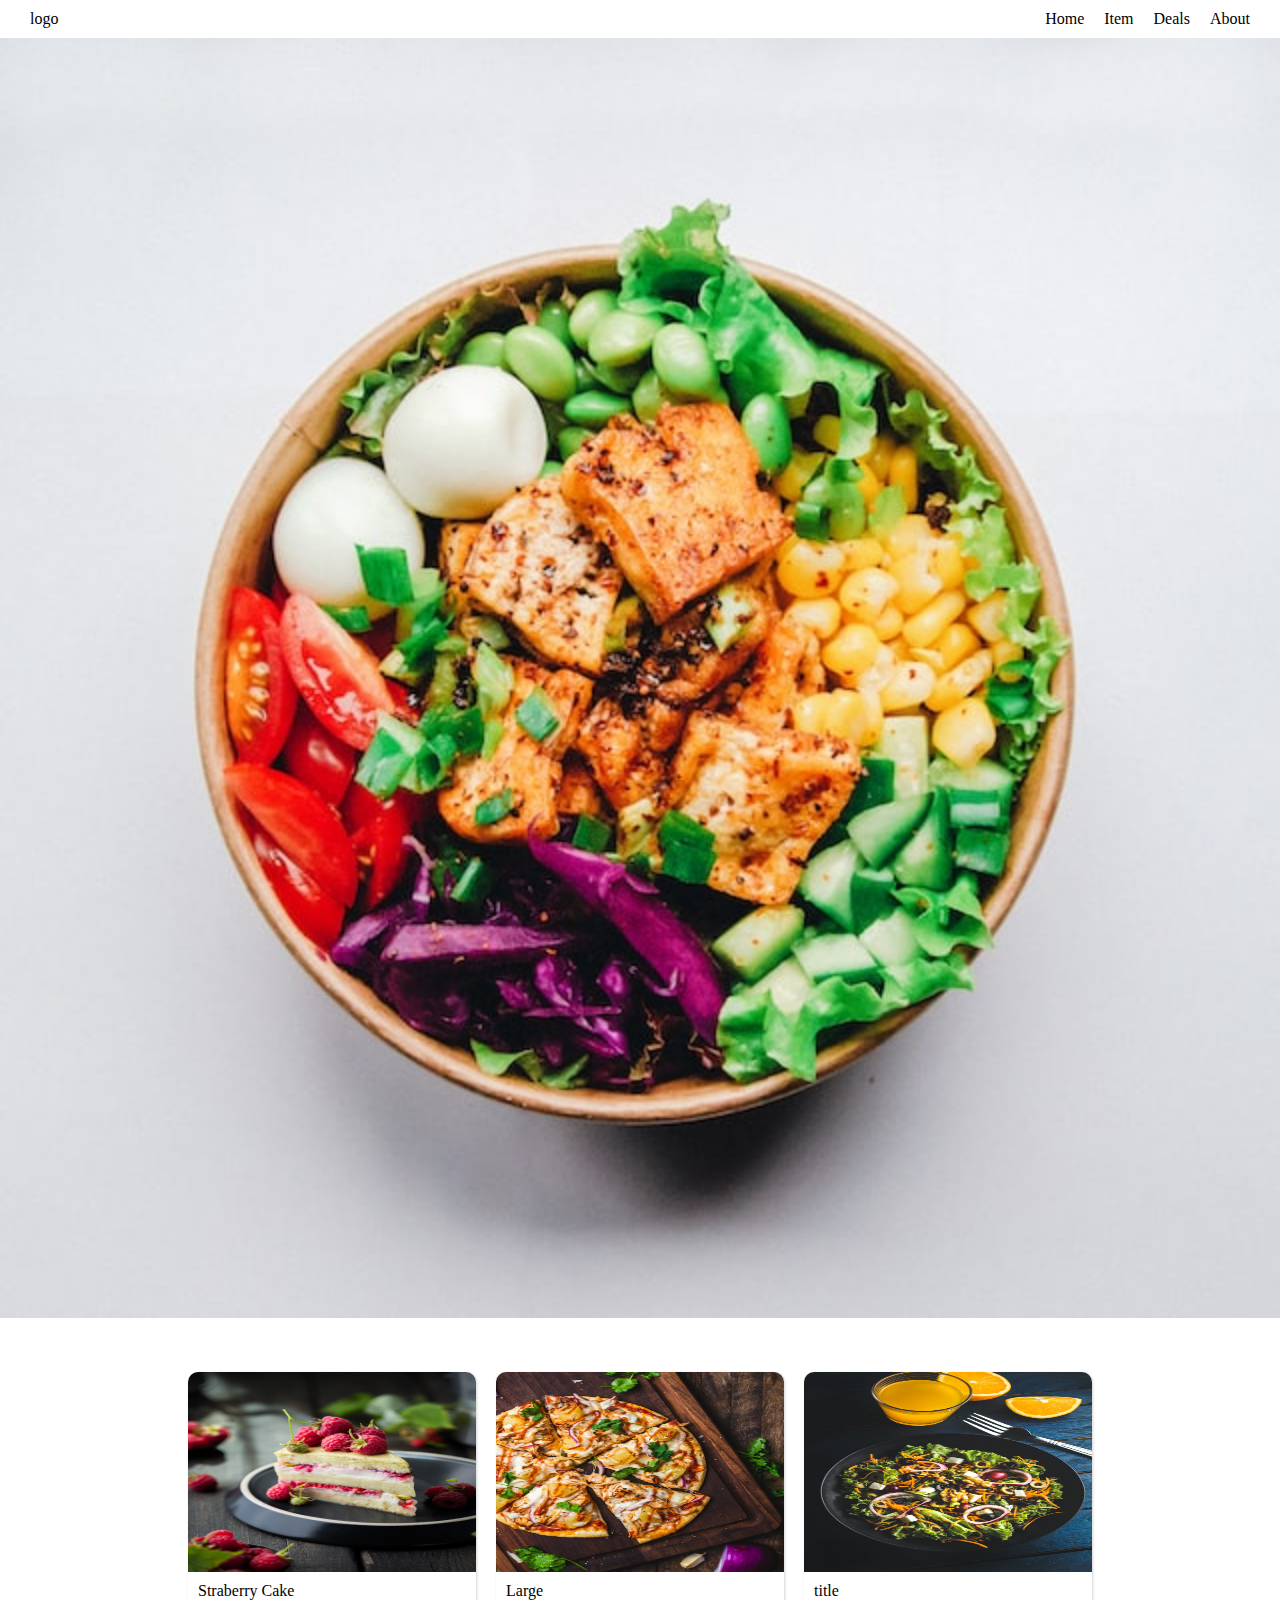
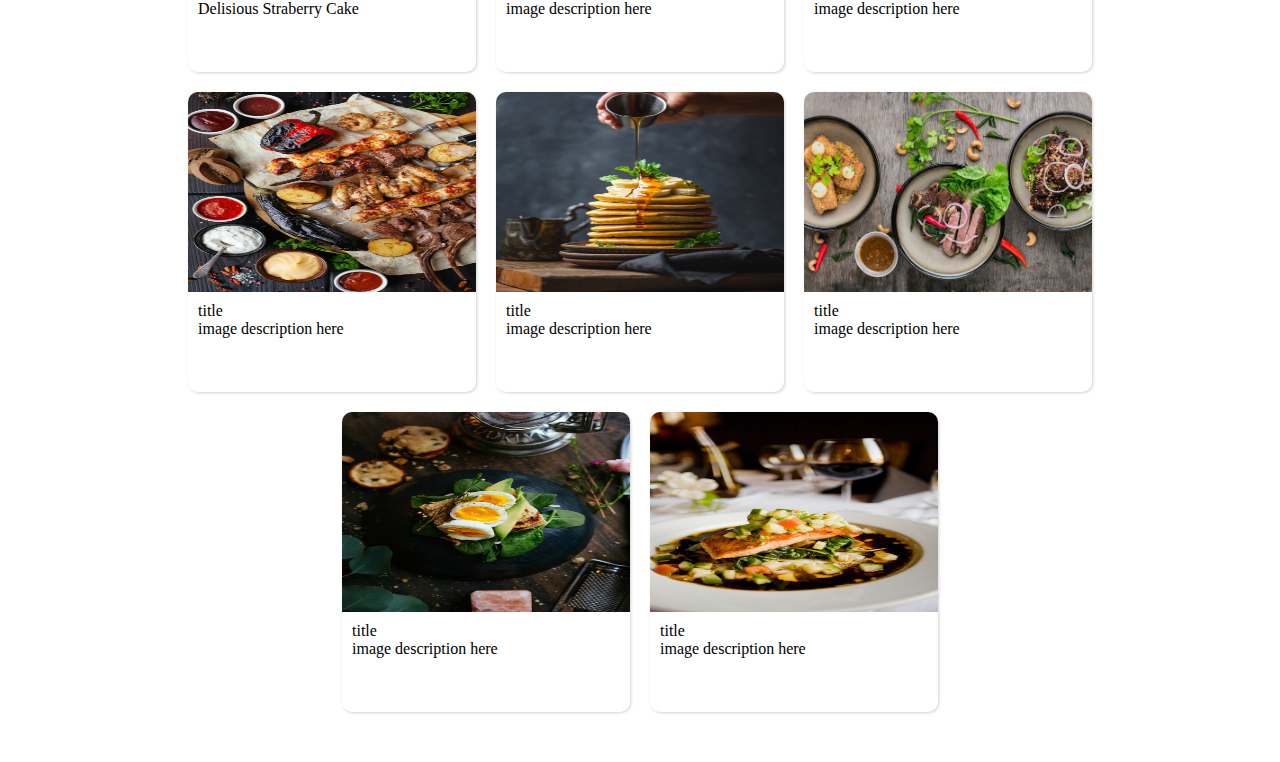
<file: index.html>
<!DOCTYPE html>
<html lang="en">

<head>
    <meta charset="UTF-8">
    <meta http-equiv="X-UA-Compatible" content="IE=edge">
    <meta name="viewport" content="width=device-width, initial-scale=1.0">
    <title>Restautrant</title>
    <link rel="stylesheet" href="style.css">
</head>

<body>
    <header>
        <nav >
        <div class="logo"  > logo</div>
        
        <div class="menu">
            <a href="index.html">Home</a>
            <a href="item.html">Item</a>
            <a href="deals.html"> Deals </a>
            <a href="">About</a>
        </div>
    </nav>
    </header>
    <main>
        <div class="banner">
            <img src="images/1.jpg"  alt="">
        </div>

        <div class="gallery">
            <div class="card">
                <div class="card-img">
                    <img src="images/2.jpg" alt="">
                </div>
                <div class="card-body">
                    <div class="card-title">
                        Straberry Cake
                    </div>
                    <div class="card-desc">
                        Delisious Straberry Cake
                    </div>
                </div>
            </div>
            <div class="card">
                <div class="card-img">
                    <img src="images/3.jpg" alt="">
                </div>
                <div class="card-body">
                    <div class="card-title">
                        Large 
                    </div>
                    <div class="card-desc">
                        image description here 
                    </div>
                </div>
            </div>
            <div class="card">
                <div class="card-img">
                    <img src="images/4.jpg" alt="">
                </div>
                <div class="card-body">
                    <div class="card-title">
                        title
                    </div>
                    <div class="card-desc">
                        image description here 
                    </div>
                </div>
            </div>
            <div class="card">
                <div class="card-img">
                    <img src="images/5.jpg" alt="">
                </div>
                <div class="card-body">
                    <div class="card-title">
                        title
                    </div>
                    <div class="card-desc">
                        image description here 
                    </div>
                </div>
            </div>
            <div class="card">
                <div class="card-img">
                    <img src="images/6.jpg" alt="">
                </div>
                <div class="card-body">
                    <div class="card-title">
                        title
                    </div>
                    <div class="card-desc">
                        image description here 
                    </div>
                </div>
            </div>
            <div class="card">
                <div class="card-img">
                    <img src="images/7.jpg" alt="">
                </div>
                <div class="card-body">
                    <div class="card-title">
                        title
                    </div>
                    <div class="card-desc">
                        image description here 
                    </div>
                </div>
            </div>
            <div class="card">
                <div class="card-img">
                    <img src="images/8.jpg" alt="">
                </div>
                <div class="card-body">
                    <div class="card-title">
                        title
                    </div>
                    <div class="card-desc">
                        image description here 
                    </div>
                </div>
            </div>
            <div class="card">
                <div class="card-img">
                    <img src="images/9.jpg" alt="">
                </div>
                <div class="card-body">
                    <div class="card-title">
                        title
                    </div>
                    <div class="card-desc">
                        image description here 
                    </div>
                </div>
            </div>
        </div>
    </main>
    <footer></footer>
</body>

</html>
</file>
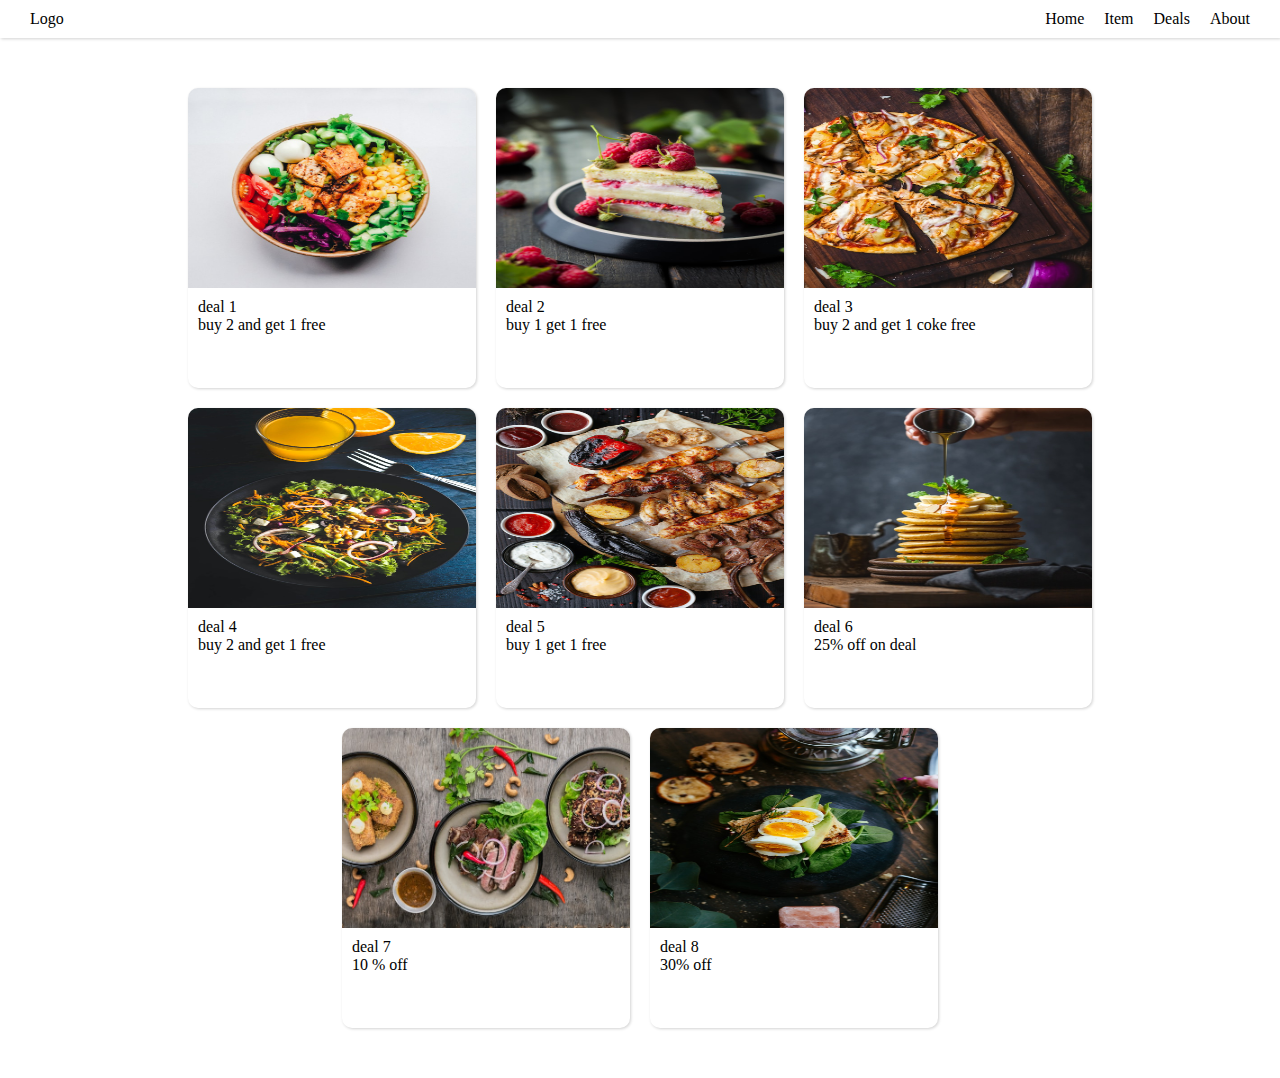
<file: deals.html>
<!DOCTYPE html>
<html lang="en">

<head>
    <meta charset="UTF-8">
    <meta http-equiv="X-UA-Compatible" content="IE=edge">
    <meta name="viewport" content="width=device-width, initial-scale=1.0">
    <title>Restautrant</title>
    <link rel="stylesheet" href="style.css">
</head>

<body>
    <header>
        <nav>
        <div class="logo">Logo</div>
        <div class="menu">
            <a href="index.html">Home</a>
            <a href="item.html">Item</a>
            <a href="deals.html"> Deals </a>
            <a href="">About</a>
        </div>
    </nav>
    </header>
    <main>

        <div class="gallery">
            <div class="card">
                <div class="card-img">
                    <img src="images/1.jpg" alt="">
                </div>
                <div class="card-body">
                    <div class="card-title">
                     deal 1 
                    </div>
                    <div class="card-desc">
                        buy 2 and get 1 free
                    </div>
                </div>
            </div>
            <div class="card">
                <div class="card-img">
                    <img src="images/2.jpg" alt="">
                </div>
                <div class="card-body">
                    <div class="card-title">
                        deal 2
                    </div>
                    <div class="card-desc">
                        buy 1 get 1 free
                    </div>
                </div>
            </div>
            <div class="card">
                <div class="card-img">
                    <img src="images/3.jpg" alt="">
                </div>
                <div class="card-body">
                    <div class="card-title">
                        deal 3
                    </div>
                    <div class="card-desc">
                        buy 2 and get 1 coke free
                    </div>
                </div>
            </div>
            <div class="card">
                <div class="card-img">
                    <img src="images/4.jpg" alt="">
                </div>
                <div class="card-body">
                    <div class="card-title">
                        deal 4
                    </div>
                    <div class="card-desc">
                        buy 2 and get 1 free
                    </div>
                </div>
            </div>
            <div class="card">
                <div class="card-img">
                    <img src="images/5.jpg" alt="">
                </div>
                <div class="card-body">
                    <div class="card-title">
                        deal 5
                    </div>
                    <div class="card-desc">
                        buy 1 get 1 free
                    </div>
                </div>
            </div>
            <div class="card">
                <div class="card-img">
                    <img src="images/6.jpg" alt="">
                </div>
                <div class="card-body">
                    <div class="card-title">
                        deal 6
                    </div>
                    <div class="card-desc">
                        25% off on deal
                    </div>
                </div>
            </div>
            <div class="card">
                <div class="card-img">
                    <img src="images/7.jpg" alt="">
                </div>
                <div class="card-body">
                    <div class="card-title">
                        deal 7
                    </div>
                    <div class="card-desc">
                        10 % off
                    </div>
                </div>
            </div>
            <div class="card">
                <div class="card-img">
                    <img src="images/8.jpg" alt="">
                </div>
                <div class="card-body">
                    <div class="card-title">
                        deal 8
                    </div>
                    <div class="card-desc">
                        30% off 
                    </div>
                </div>
            </div>
        </div>
    </main>
    <footer></footer>
</body>

</html>
</file>
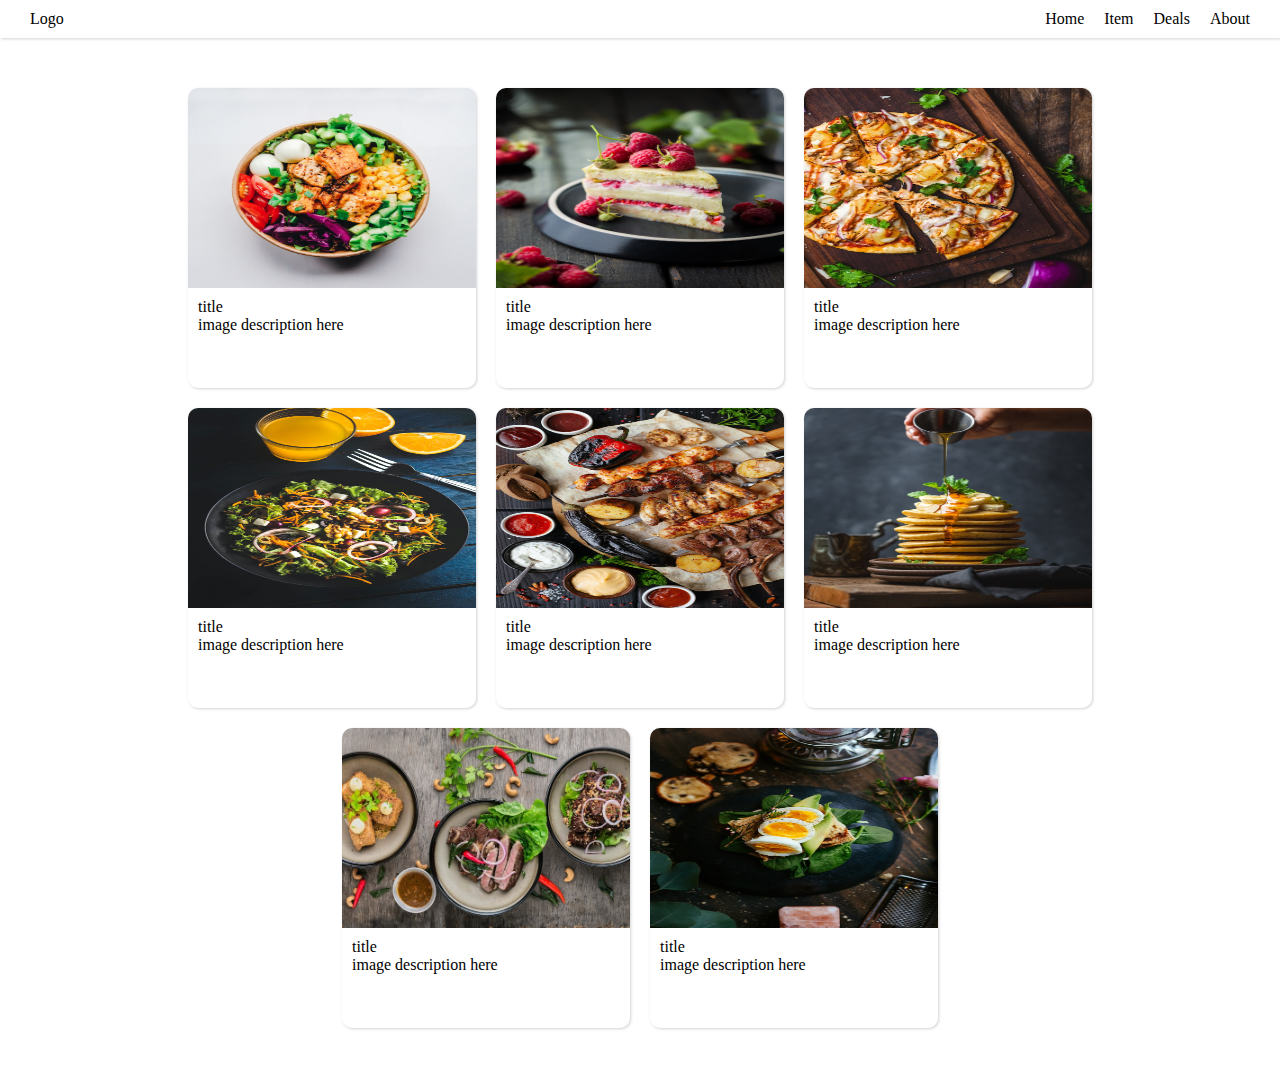
<file: item.html>
<!DOCTYPE html>
<html lang="en">

<head>
    <meta charset="UTF-8">
    <meta http-equiv="X-UA-Compatible" content="IE=edge">
    <meta name="viewport" content="width=device-width, initial-scale=1.0">
    <title>Restautrant</title>
    <link rel="stylesheet" href="style.css">
</head>

<body>
    <header>
        <nav>
        <div class="logo">Logo</div>
        <div class="menu">
            <a href="index.html">Home</a>
            <a href="item.html">Item</a>
            <a href="deals.html"> Deals </a>
            <a href="">About</a>
        </div>
    </nav>
    </header>
    <main>

        <div class="gallery">
            <div class="card">
                <div class="card-img">
                    <img src="images/1.jpg" alt="">
                </div>
                <div class="card-body">
                    <div class="card-title">
                     title 
                    </div>
                    <div class="card-desc">
                        image description here
                    </div>
                </div>
            </div>
            <div class="card">
                <div class="card-img">
                    <img src="images/2.jpg" alt="">
                </div>
                <div class="card-body">
                    <div class="card-title">
                        title
                    </div>
                    <div class="card-desc">
                        image description here 
                    </div>
                </div>
            </div>
            <div class="card">
                <div class="card-img">
                    <img src="images/3.jpg" alt="">
                </div>
                <div class="card-body">
                    <div class="card-title">
                        title
                    </div>
                    <div class="card-desc">
                        image description here 
                    </div>
                </div>
            </div>
            <div class="card">
                <div class="card-img">
                    <img src="images/4.jpg" alt="">
                </div>
                <div class="card-body">
                    <div class="card-title">
                        title
                    </div>
                    <div class="card-desc">
                        image description here 
                    </div>
                </div>
            </div>
            <div class="card">
                <div class="card-img">
                    <img src="images/5.jpg" alt="">
                </div>
                <div class="card-body">
                    <div class="card-title">
                        title
                    </div>
                    <div class="card-desc">
                        image description here 
                    </div>
                </div>
            </div>
            <div class="card">
                <div class="card-img">
                    <img src="images/6.jpg" alt="">
                </div>
                <div class="card-body">
                    <div class="card-title">
                        title
                    </div>
                    <div class="card-desc">
                        image description here 
                    </div>
                </div>
            </div>
            <div class="card">
                <div class="card-img">
                    <img src="images/7.jpg" alt="">
                </div>
                <div class="card-body">
                    <div class="card-title">
                        title
                    </div>
                    <div class="card-desc">
                        image description here 
                    </div>
                </div>
            </div>
            <div class="card">
                <div class="card-img">
                    <img src="images/8.jpg" alt="">
                </div>
                <div class="card-body">
                    <div class="card-title">
                        title
                    </div>
                    <div class="card-desc">
                        image description here 
                    </div>
                </div>
            </div>
        </div>
    </main>
    <footer></footer>
</body>

</html>
</file>
<file: style.css>
body{
  margin: 0;
  padding: 0;
  width: 100%;
}
a{
  color: black;
  text-decoration: none;
}
header{
  width: 100%;
}
nav{
  display: flex;
  justify-content: space-between;
  align-items: center;
  padding: 10px 30px;
  box-shadow: 1px 1px 3px lightgrey;
}
.menu{
  display: flex;
  gap: 20px;
}

.menu a:hover{
  color: gray;
}

.banner{
  width: 100%;
}
.banner img{
  width: 100%;
  object-fit: contain;
}


.gallery{
  display: flex;
  justify-content: center;
  align-items: center;
  padding: 50px;
  flex-wrap: wrap;
  gap: 20px;
}

.card{
  width: 18rem;
  height: 300px;
  border-radius: 10px;
  box-shadow: 1px 1px 3px lightgrey;
}

.card-img{
  width: 100%;
  height: 200px;
}

.card-img > img{
  width: 100%;
  height: 100%;
  border-top-left-radius: 10px;
  border-top-right-radius: 10px;
}
.card-body{
  padding: 10px;
}
</file>
